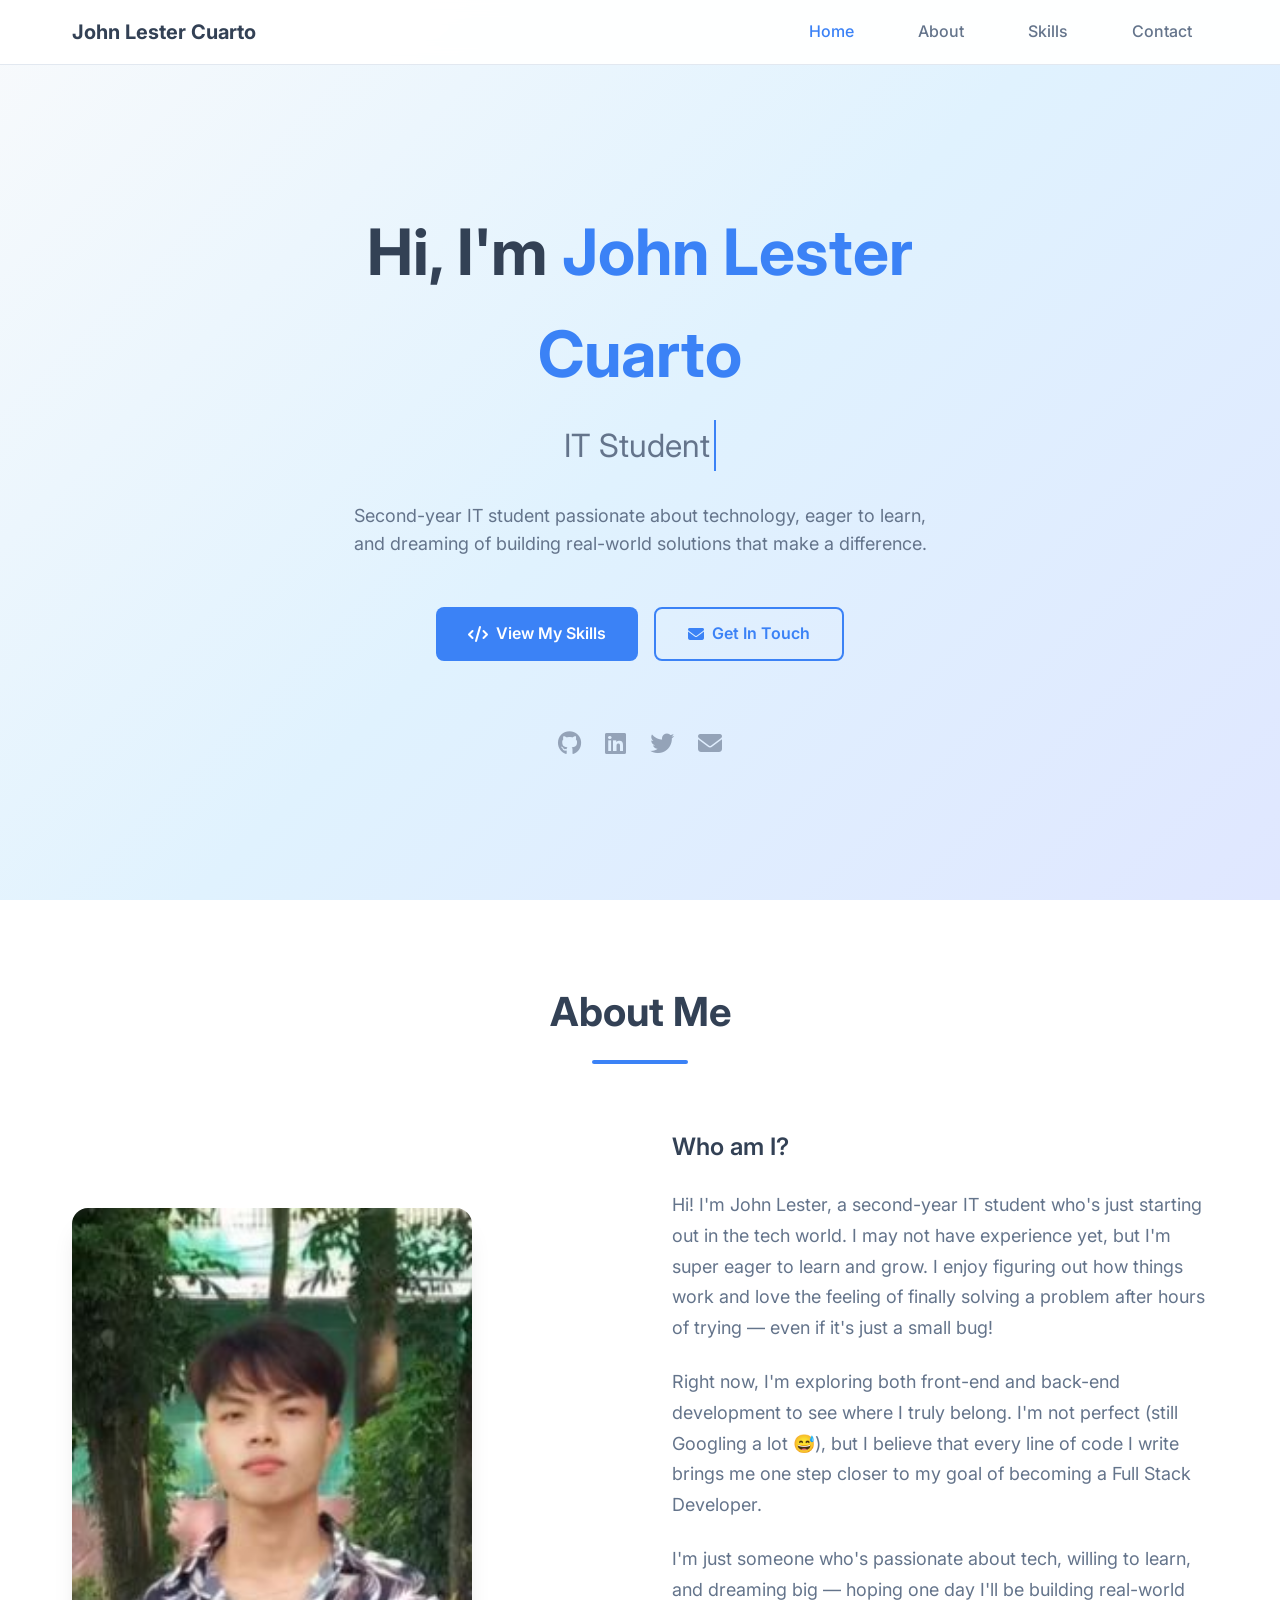
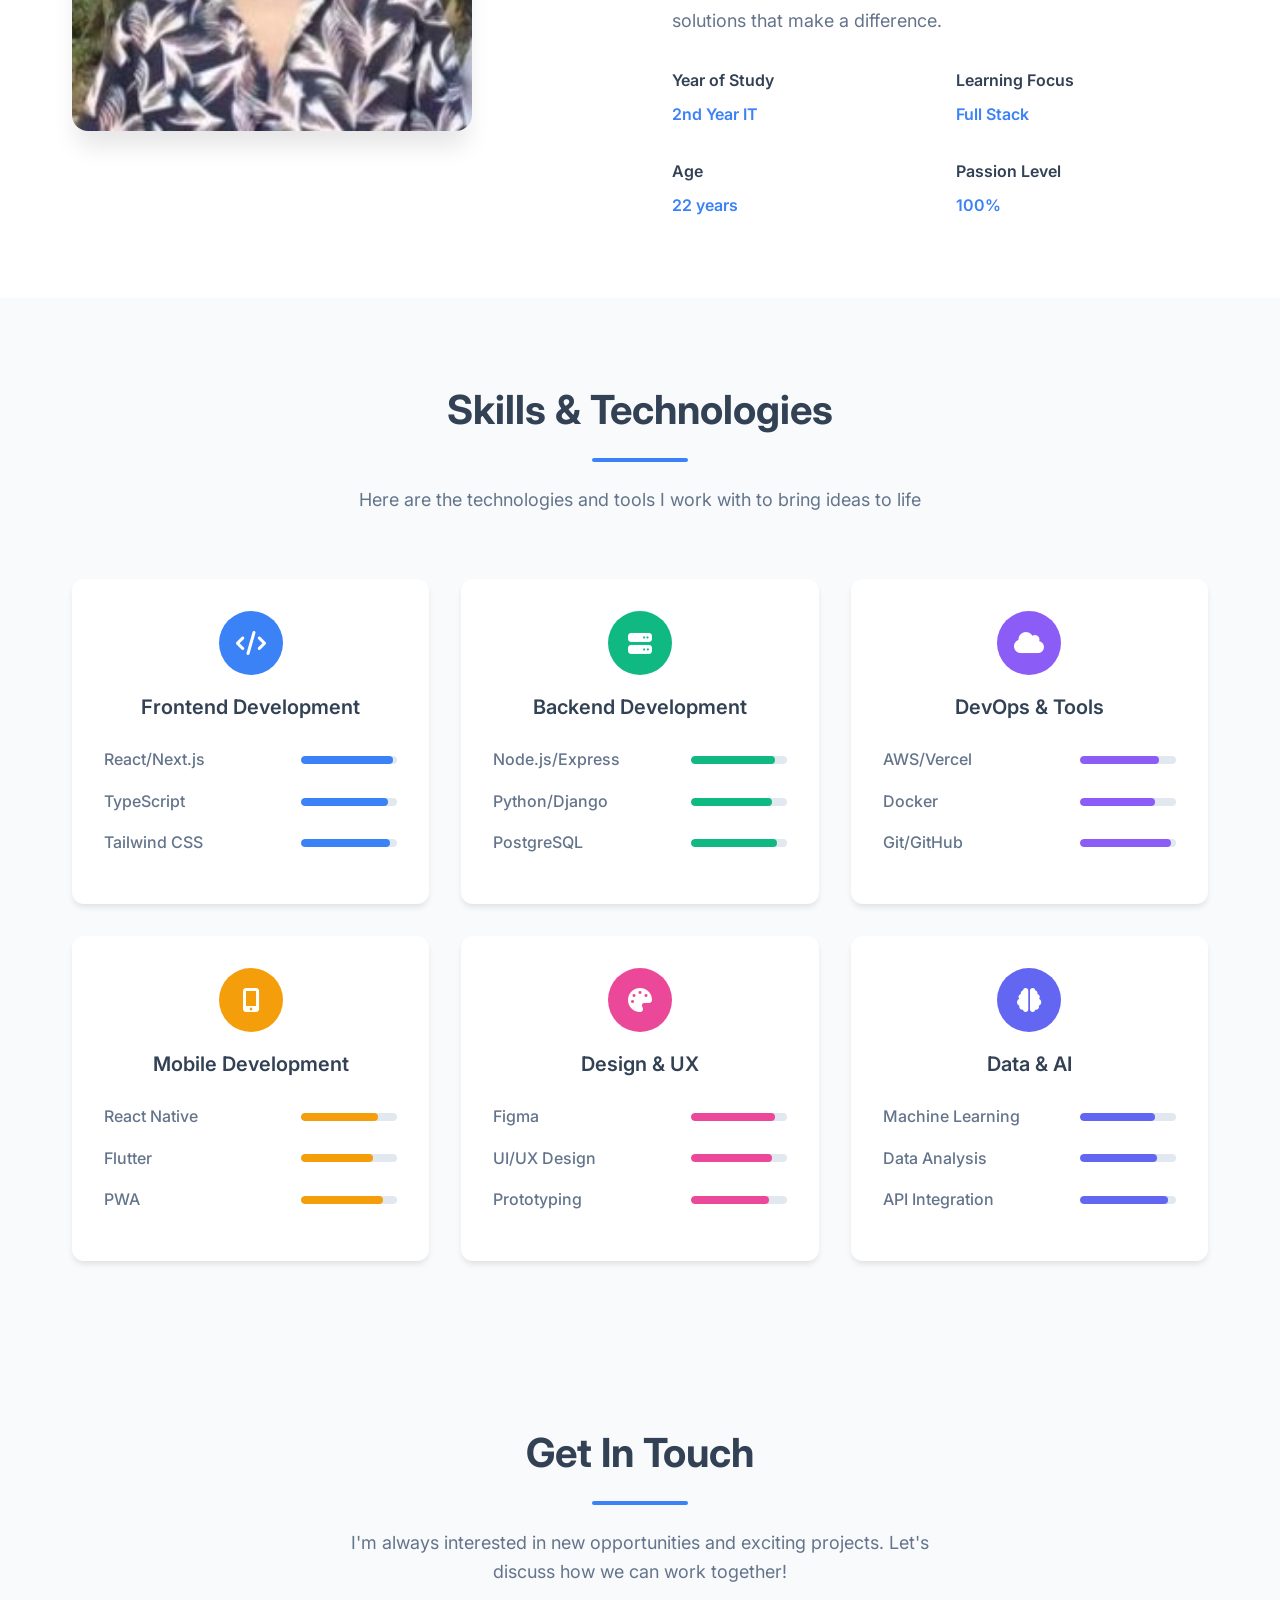
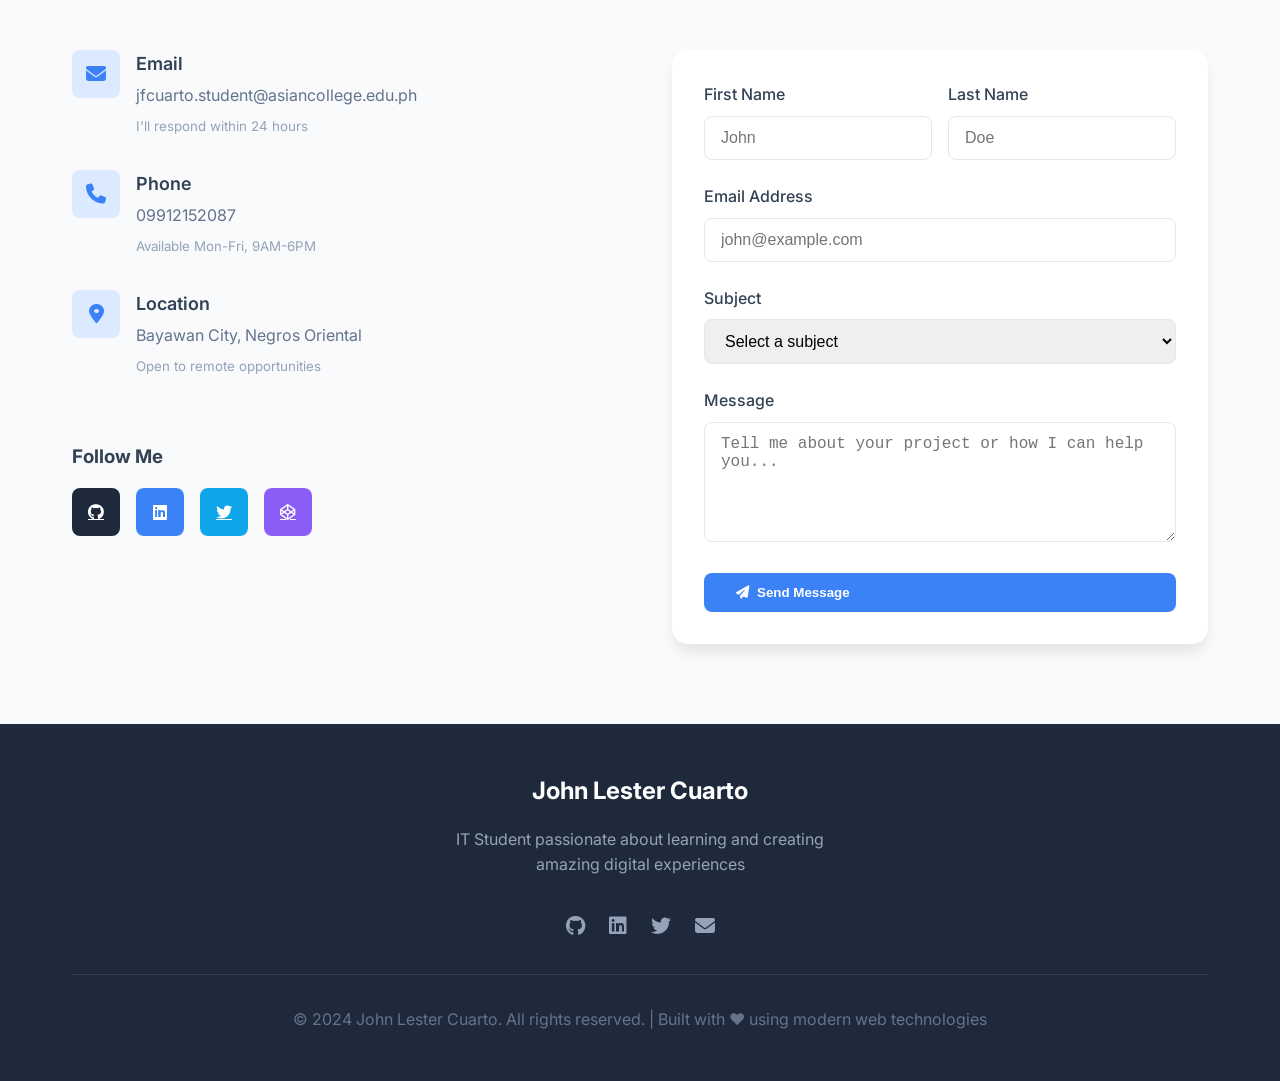
<file: index.html>
<!DOCTYPE html>
<html lang="en">
<head>
    <meta charset="UTF-8">
    <meta name="viewport" content="width=device-width, initial-scale=1.0">
    <title>John Lester Cuarto - IT Student Portfolio</title>
    <meta name="description" content="John Lester Cuarto - Second-year IT student passionate about technology, eager to learn, and dreaming of building real-world solutions. Explore my journey and projects.">
    <meta property="og:title" content="John Lester Cuarto - IT Student Portfolio">
    <meta property="og:description" content="Second-year IT student passionate about technology, eager to learn, and dreaming of building real-world solutions.">
    <meta property="og:type" content="website">
    <link rel="preconnect" href="https://fonts.googleapis.com">
    <link rel="preconnect" href="https://fonts.gstatic.com" crossorigin>
    <link href="https://fonts.googleapis.com/css2?family=Inter:wght@300;400;500;600;700;800;900&display=swap" rel="stylesheet">
    <link rel="stylesheet" href="https://cdnjs.cloudflare.com/ajax/libs/font-awesome/6.4.0/css/all.min.css">
    
    <style>
        * {
            margin: 0;
            padding: 0;
            box-sizing: border-box;
        }

        :root {
            --primary-color: #3b82f6;
            --primary-hover: #2563eb;
            --text-dark: #334155;
            --text-light: #64748b;
            --text-lighter: #94a3b8;
            --bg-light: #f8fafc;
            --bg-white: #ffffff;
            --border-color: #e2e8f0;
            --shadow: 0 4px 6px -1px rgba(0, 0, 0, 0.1);
            --shadow-lg: 0 10px 15px -3px rgba(0, 0, 0, 0.1);
            --shadow-xl: 0 20px 25px -5px rgba(0, 0, 0, 0.1);
        }

        body {
            font-family: 'Inter', -apple-system, BlinkMacSystemFont, 'Segoe UI', Roboto, sans-serif;
            line-height: 1.6;
            color: var(--text-dark);
            background-color: var(--bg-light);
            scroll-behavior: smooth;
        }

        /* Navigation */
        .navbar {
            position: fixed;
            top: 0;
            left: 0;
            right: 0;
            z-index: 1000;
            background: rgba(255, 255, 255, 0.95);
            backdrop-filter: blur(10px);
            border-bottom: 1px solid var(--border-color);
            transition: all 0.3s ease;
        }

        .navbar.scrolled {
            background: rgba(255, 255, 255, 0.98);
            box-shadow: var(--shadow);
        }

        .nav-container {
            max-width: 1200px;
            margin: 0 auto;
            padding: 0 2rem;
            display: flex;
            justify-content: space-between;
            align-items: center;
            height: 4rem;
        }

        .logo {
            font-size: 1.25rem;
            font-weight: 700;
            color: var(--text-dark);
        }

        .nav-menu {
            display: flex;
            list-style: none;
            gap: 2rem;
        }

        .nav-link {
            text-decoration: none;
            color: var(--text-light);
            font-weight: 500;
            transition: color 0.3s ease;
            padding: 0.5rem 1rem;
            border-radius: 0.5rem;
        }

        .nav-link:hover,
        .nav-link.active {
            color: var(--primary-color);
        }

        .mobile-menu-btn {
            display: none;
            background: none;
            border: none;
            font-size: 1.5rem;
            color: var(--text-light);
            cursor: pointer;
        }

        /* Hero Section */
        .hero {
            min-height: 100vh;
            display: flex;
            align-items: center;
            justify-content: center;
            background: linear-gradient(135deg, #f8fafc 0%, #e0f2fe 50%, #e0e7ff 100%);
            padding-top: 4rem;
        }

        .hero-content {
            text-align: center;
            max-width: 800px;
            padding: 0 2rem;
        }

        .hero h1 {
            font-size: clamp(2.5rem, 8vw, 4rem);
            font-weight: 700;
            margin-bottom: 1rem;
            color: var(--text-dark);
        }

        .hero-name {
            color: var(--primary-color);
        }

        .typing-container {
            height: 3rem;
            display: flex;
            align-items: center;
            justify-content: center;
            margin-bottom: 2rem;
        }

        .typing-text {
            font-size: clamp(1.25rem, 4vw, 2rem);
            color: var(--text-light);
            border-right: 2px solid var(--primary-color);
            padding-right: 0.25rem;
            animation: blink 0.75s step-end infinite;
        }

        @keyframes blink {
            from, to { border-color: transparent; }
            50% { border-color: var(--primary-color); }
        }

        .hero-description {
            font-size: 1.125rem;
            color: var(--text-light);
            margin-bottom: 3rem;
            max-width: 600px;
            margin-left: auto;
            margin-right: auto;
        }

        .hero-buttons {
            display: flex;
            gap: 1rem;
            justify-content: center;
            flex-wrap: wrap;
            margin-bottom: 4rem;
        }

        .btn {
            padding: 0.75rem 2rem;
            border-radius: 0.5rem;
            font-weight: 600;
            text-decoration: none;
            transition: all 0.3s ease;
            display: inline-flex;
            align-items: center;
            gap: 0.5rem;
            cursor: pointer;
            border: none;
        }

        .btn-primary {
            background-color: var(--primary-color);
            color: white;
        }

        .btn-primary:hover {
            background-color: var(--primary-hover);
            transform: translateY(-2px);
            box-shadow: var(--shadow-lg);
        }

        .btn-outline {
            background-color: transparent;
            color: var(--primary-color);
            border: 2px solid var(--primary-color);
        }

        .btn-outline:hover {
            background-color: var(--primary-color);
            color: white;
        }

        .social-links {
            display: flex;
            justify-content: center;
            gap: 1.5rem;
        }

        .social-link {
            color: var(--text-lighter);
            font-size: 1.5rem;
            transition: all 0.3s ease;
        }

        .social-link:hover {
            color: var(--primary-color);
            transform: scale(1.1);
        }

        /* Sections */
        .section {
            padding: 5rem 0;
        }

        .container {
            max-width: 1200px;
            margin: 0 auto;
            padding: 0 2rem;
        }

        .section-header {
            text-align: center;
            margin-bottom: 4rem;
        }

        .section-title {
            font-size: 2.5rem;
            font-weight: 700;
            color: var(--text-dark);
            margin-bottom: 1rem;
        }

        .section-divider {
            width: 6rem;
            height: 4px;
            background-color: var(--primary-color);
            margin: 0 auto 1.5rem;
            border-radius: 2px;
        }

        .section-description {
            font-size: 1.125rem;
            color: var(--text-light);
            max-width: 600px;
            margin: 0 auto;
        }

        /* About Section */
        .about-grid {
            display: grid;
            grid-template-columns: 1fr 1fr;
            gap: 4rem;
            align-items: center;
        }

        .about-image {
            width: 100%;
            max-width: 400px;
            border-radius: 1rem;
            box-shadow: var(--shadow-xl);
            transition: transform 0.3s ease;
        }

        .about-image:hover {
            transform: scale(1.05);
        }

        .about-content h3 {
            font-size: 1.5rem;
            font-weight: 600;
            color: var(--text-dark);
            margin-bottom: 1.5rem;
        }

        .about-text {
            font-size: 1.125rem;
            color: var(--text-light);
            margin-bottom: 1.5rem;
            line-height: 1.7;
        }

        .stats-grid {
            display: grid;
            grid-template-columns: repeat(2, 1fr);
            gap: 2rem;
            margin-top: 2rem;
        }

        .stat-item h4 {
            font-weight: 600;
            color: var(--text-dark);
            margin-bottom: 0.5rem;
        }

        .stat-value {
            color: var(--primary-color);
            font-weight: 600;
        }

        /* Skills Section */
        .skills-grid {
            display: grid;
            grid-template-columns: repeat(auto-fit, minmax(300px, 1fr));
            gap: 2rem;
        }

        .skill-card {
            background: white;
            padding: 2rem;
            border-radius: 0.75rem;
            box-shadow: var(--shadow);
            transition: all 0.3s ease;
            text-align: center;
        }

        .skill-card:hover {
            transform: translateY(-8px);
            box-shadow: var(--shadow-xl);
        }

        .skill-icon {
            width: 4rem;
            height: 4rem;
            margin: 0 auto 1rem;
            border-radius: 50%;
            display: flex;
            align-items: center;
            justify-content: center;
            font-size: 1.5rem;
            color: white;
        }

        .skill-card h3 {
            font-size: 1.25rem;
            font-weight: 600;
            color: var(--text-dark);
            margin-bottom: 1.5rem;
        }

        .skill-item {
            display: flex;
            justify-content: space-between;
            align-items: center;
            margin-bottom: 1rem;
        }

        .skill-name {
            color: var(--text-light);
            font-weight: 500;
        }

        .skill-bar {
            width: 6rem;
            height: 0.5rem;
            background-color: #e2e8f0;
            border-radius: 0.25rem;
            overflow: hidden;
        }

        .skill-progress {
            height: 100%;
            border-radius: 0.25rem;
            transition: width 0.3s ease;
        }



        /* Contact Section */
        .contact-grid {
            display: grid;
            grid-template-columns: 1fr 1fr;
            gap: 4rem;
        }

        .contact-info {
            display: flex;
            flex-direction: column;
            gap: 2rem;
        }

        .contact-item {
            display: flex;
            align-items: flex-start;
            gap: 1rem;
        }

        .contact-icon {
            width: 3rem;
            height: 3rem;
            background-color: #dbeafe;
            border-radius: 0.5rem;
            display: flex;
            align-items: center;
            justify-content: center;
            color: var(--primary-color);
            font-size: 1.25rem;
            flex-shrink: 0;
        }

        .contact-details h3 {
            font-size: 1.125rem;
            font-weight: 600;
            color: var(--text-dark);
            margin-bottom: 0.25rem;
        }

        .contact-details p {
            color: var(--text-light);
            margin-bottom: 0.25rem;
        }

        .contact-details small {
            color: var(--text-lighter);
        }

        .contact-form {
            background: white;
            padding: 2rem;
            border-radius: 1rem;
            box-shadow: var(--shadow-lg);
        }

        .form-group {
            margin-bottom: 1.5rem;
        }

        .form-row {
            display: grid;
            grid-template-columns: 1fr 1fr;
            gap: 1rem;
        }

        .form-label {
            display: block;
            color: var(--text-dark);
            font-weight: 500;
            margin-bottom: 0.5rem;
        }

        .form-input {
            width: 100%;
            padding: 0.75rem 1rem;
            border: 1px solid var(--border-color);
            border-radius: 0.5rem;
            font-size: 1rem;
            transition: all 0.3s ease;
        }

        .form-input:focus {
            outline: none;
            border-color: var(--primary-color);
            box-shadow: 0 0 0 3px rgba(59, 130, 246, 0.1);
        }

        .form-textarea {
            resize: vertical;
            min-height: 120px;
        }

        .form-submit {
            width: 100%;
        }

        .form-submit:disabled {
            background-color: #9ca3af;
            cursor: not-allowed;
            transform: none;
        }

        /* Footer */
        .footer {
            background-color: #1e293b;
            color: white;
            padding: 3rem 0;
            text-align: center;
        }

        .footer h3 {
            font-size: 1.5rem;
            font-weight: 700;
            margin-bottom: 1rem;
        }

        .footer-description {
            color: #94a3b8;
            margin-bottom: 2rem;
            max-width: 400px;
            margin-left: auto;
            margin-right: auto;
        }

        .footer-social {
            display: flex;
            justify-content: center;
            gap: 1.5rem;
            margin-bottom: 2rem;
        }

        .footer-social a {
            color: #94a3b8;
            font-size: 1.25rem;
            transition: color 0.3s ease;
        }

        .footer-social a:hover {
            color: white;
        }

        .footer-bottom {
            border-top: 1px solid #334155;
            padding-top: 2rem;
            color: #64748b;
        }

        /* Scroll to top button */
        .scroll-top {
            position: fixed;
            bottom: 2rem;
            right: 2rem;
            width: 3rem;
            height: 3rem;
            background-color: var(--primary-color);
            color: white;
            border: none;
            border-radius: 50%;
            cursor: pointer;
            font-size: 1.25rem;
            transition: all 0.3s ease;
            opacity: 0;
            visibility: hidden;
            z-index: 1000;
        }

        .scroll-top.show {
            opacity: 1;
            visibility: visible;
        }

        .scroll-top:hover {
            background-color: var(--primary-hover);
            transform: translateY(-2px);
            box-shadow: var(--shadow-lg);
        }

        /* Toast notification */
        .toast {
            position: fixed;
            top: 2rem;
            right: 2rem;
            background: white;
            padding: 1rem 1.5rem;
            border-radius: 0.5rem;
            box-shadow: var(--shadow-xl);
            border-left: 4px solid var(--primary-color);
            z-index: 1001;
            transform: translateX(100%);
            transition: transform 0.3s ease;
        }

        .toast.show {
            transform: translateX(0);
        }

        .toast.error {
            border-left-color: #ef4444;
        }

        .toast-title {
            font-weight: 600;
            color: var(--text-dark);
            margin-bottom: 0.25rem;
        }

        .toast-message {
            color: var(--text-light);
            font-size: 0.875rem;
        }

        /* Responsive Design */
        @media (max-width: 768px) {
            .nav-menu {
                display: none;
                position: absolute;
                top: 100%;
                left: 0;
                right: 0;
                background: white;
                flex-direction: column;
                padding: 1rem;
                box-shadow: var(--shadow);
                gap: 0;
            }

            .nav-menu.active {
                display: flex;
            }

            .mobile-menu-btn {
                display: block;
            }

            .about-grid {
                grid-template-columns: 1fr;
                gap: 2rem;
            }

            .about-image {
                order: -1;
                max-width: 300px;
                margin: 0 auto;
            }

            .stats-grid {
                grid-template-columns: 1fr;
                gap: 1rem;
            }

            .contact-grid {
                grid-template-columns: 1fr;
                gap: 2rem;
            }

            .form-row {
                grid-template-columns: 1fr;
            }

            .hero-buttons {
                flex-direction: column;
                align-items: center;
            }



            .skills-grid {
                grid-template-columns: 1fr;
            }
        }

        /* Animation utilities */
        .fade-in {
            opacity: 0;
            transform: translateY(20px);
            transition: all 0.6s ease;
        }

        .fade-in.visible {
            opacity: 1;
            transform: translateY(0);
        }

        .slide-up {
            opacity: 0;
            transform: translateY(40px);
            transition: all 0.8s ease;
        }

        .slide-up.visible {
            opacity: 1;
            transform: translateY(0);
        }
    </style>
</head>
<body>
    <!-- Navigation -->
    <nav class="navbar" id="navbar">
        <div class="nav-container">
            <div class="logo">John Lester Cuarto</div>
            <ul class="nav-menu" id="nav-menu">
                <li><a href="#home" class="nav-link active">Home</a></li>
                <li><a href="#about" class="nav-link">About</a></li>
                <li><a href="#skills" class="nav-link">Skills</a></li>

                <li><a href="#contact" class="nav-link">Contact</a></li>
            </ul>
            <button class="mobile-menu-btn" id="mobile-menu-btn">
                <i class="fas fa-bars"></i>
            </button>
        </div>
    </nav>

    <!-- Hero Section -->
    <section id="home" class="hero">
        <div class="hero-content fade-in">
            <h1>Hi, I'm <span class="hero-name">John Lester Cuarto</span></h1>
            <div class="typing-container">
                <span class="typing-text" id="typing-text"></span>
            </div>
            <p class="hero-description">
                Second-year IT student passionate about technology, eager to learn, and dreaming of building real-world solutions that make a difference.
            </p>
            <div class="hero-buttons">
                <a href="#skills" class="btn btn-primary">
                    <i class="fas fa-code"></i>
                    View My Skills
                </a>
                <a href="#contact" class="btn btn-outline">
                    <i class="fas fa-envelope"></i>
                    Get In Touch
                </a>
            </div>
            <div class="social-links slide-up">
                <a href="#" class="social-link"><i class="fab fa-github"></i></a>
                <a href="#" class="social-link"><i class="fab fa-linkedin"></i></a>
                <a href="#" class="social-link"><i class="fab fa-twitter"></i></a>
                <a href="#" class="social-link"><i class="fas fa-envelope"></i></a>
            </div>
        </div>
    </section>

    <!-- About Section -->
    <section id="about" class="section" style="background: white;">
        <div class="container">
            <div class="section-header fade-in">
                <h2 class="section-title">About Me</h2>
                <div class="section-divider"></div>
            </div>
            <div class="about-grid">
                <div class="fade-in">
                    <img src="john-profile.png" 
                         alt="John Lester Cuarto - Professional headshot" 
                         class="about-image">
                </div>
                <div class="about-content fade-in">
                    <h3>Who am I?</h3>
                    <p class="about-text">
                        Hi! I'm John Lester, a second-year IT student who's just starting out in the tech world. I may not have experience yet, but I'm super eager to learn and grow. I enjoy figuring out how things work and love the feeling of finally solving a problem after hours of trying — even if it's just a small bug!
                    </p>
                    <p class="about-text">
                        Right now, I'm exploring both front-end and back-end development to see where I truly belong. I'm not perfect (still Googling a lot 😅), but I believe that every line of code I write brings me one step closer to my goal of becoming a Full Stack Developer.
                    </p>
                    <p class="about-text">
                        I'm just someone who's passionate about tech, willing to learn, and dreaming big — hoping one day I'll be building real-world solutions that make a difference.
                    </p>
                    <div class="stats-grid">
                        <div class="stat-item">
                            <h4>Year of Study</h4>
                            <p class="stat-value">2nd Year IT</p>
                        </div>
                        <div class="stat-item">
                            <h4>Learning Focus</h4>
                            <p class="stat-value">Full Stack</p>
                        </div>
                        <div class="stat-item">
                            <h4>Age</h4>
                            <p class="stat-value">22 years</p>
                        </div>
                        <div class="stat-item">
                            <h4>Passion Level</h4>
                            <p class="stat-value">100%</p>
                        </div>
                    </div>
                </div>
            </div>
        </div>
    </section>

    <!-- Skills Section -->
    <section id="skills" class="section">
        <div class="container">
            <div class="section-header fade-in">
                <h2 class="section-title">Skills & Technologies</h2>
                <div class="section-divider"></div>
                <p class="section-description">
                    Here are the technologies and tools I work with to bring ideas to life
                </p>
            </div>
            <div class="skills-grid">
                <div class="skill-card fade-in">
                    <div class="skill-icon" style="background-color: #3b82f6;">
                        <i class="fas fa-code"></i>
                    </div>
                    <h3>Frontend Development</h3>
                    <div class="skill-item">
                        <span class="skill-name">React/Next.js</span>
                        <div class="skill-bar">
                            <div class="skill-progress" style="width: 95%; background-color: #3b82f6;"></div>
                        </div>
                    </div>
                    <div class="skill-item">
                        <span class="skill-name">TypeScript</span>
                        <div class="skill-bar">
                            <div class="skill-progress" style="width: 90%; background-color: #3b82f6;"></div>
                        </div>
                    </div>
                    <div class="skill-item">
                        <span class="skill-name">Tailwind CSS</span>
                        <div class="skill-bar">
                            <div class="skill-progress" style="width: 92%; background-color: #3b82f6;"></div>
                        </div>
                    </div>
                </div>

                <div class="skill-card fade-in">
                    <div class="skill-icon" style="background-color: #10b981;">
                        <i class="fas fa-server"></i>
                    </div>
                    <h3>Backend Development</h3>
                    <div class="skill-item">
                        <span class="skill-name">Node.js/Express</span>
                        <div class="skill-bar">
                            <div class="skill-progress" style="width: 88%; background-color: #10b981;"></div>
                        </div>
                    </div>
                    <div class="skill-item">
                        <span class="skill-name">Python/Django</span>
                        <div class="skill-bar">
                            <div class="skill-progress" style="width: 85%; background-color: #10b981;"></div>
                        </div>
                    </div>
                    <div class="skill-item">
                        <span class="skill-name">PostgreSQL</span>
                        <div class="skill-bar">
                            <div class="skill-progress" style="width: 90%; background-color: #10b981;"></div>
                        </div>
                    </div>
                </div>

                <div class="skill-card fade-in">
                    <div class="skill-icon" style="background-color: #8b5cf6;">
                        <i class="fas fa-cloud"></i>
                    </div>
                    <h3>DevOps & Tools</h3>
                    <div class="skill-item">
                        <span class="skill-name">AWS/Vercel</span>
                        <div class="skill-bar">
                            <div class="skill-progress" style="width: 82%; background-color: #8b5cf6;"></div>
                        </div>
                    </div>
                    <div class="skill-item">
                        <span class="skill-name">Docker</span>
                        <div class="skill-bar">
                            <div class="skill-progress" style="width: 78%; background-color: #8b5cf6;"></div>
                        </div>
                    </div>
                    <div class="skill-item">
                        <span class="skill-name">Git/GitHub</span>
                        <div class="skill-bar">
                            <div class="skill-progress" style="width: 95%; background-color: #8b5cf6;"></div>
                        </div>
                    </div>
                </div>

                <div class="skill-card fade-in">
                    <div class="skill-icon" style="background-color: #f59e0b;">
                        <i class="fas fa-mobile-alt"></i>
                    </div>
                    <h3>Mobile Development</h3>
                    <div class="skill-item">
                        <span class="skill-name">React Native</span>
                        <div class="skill-bar">
                            <div class="skill-progress" style="width: 80%; background-color: #f59e0b;"></div>
                        </div>
                    </div>
                    <div class="skill-item">
                        <span class="skill-name">Flutter</span>
                        <div class="skill-bar">
                            <div class="skill-progress" style="width: 75%; background-color: #f59e0b;"></div>
                        </div>
                    </div>
                    <div class="skill-item">
                        <span class="skill-name">PWA</span>
                        <div class="skill-bar">
                            <div class="skill-progress" style="width: 85%; background-color: #f59e0b;"></div>
                        </div>
                    </div>
                </div>

                <div class="skill-card fade-in">
                    <div class="skill-icon" style="background-color: #ec4899;">
                        <i class="fas fa-palette"></i>
                    </div>
                    <h3>Design & UX</h3>
                    <div class="skill-item">
                        <span class="skill-name">Figma</span>
                        <div class="skill-bar">
                            <div class="skill-progress" style="width: 88%; background-color: #ec4899;"></div>
                        </div>
                    </div>
                    <div class="skill-item">
                        <span class="skill-name">UI/UX Design</span>
                        <div class="skill-bar">
                            <div class="skill-progress" style="width: 85%; background-color: #ec4899;"></div>
                        </div>
                    </div>
                    <div class="skill-item">
                        <span class="skill-name">Prototyping</span>
                        <div class="skill-bar">
                            <div class="skill-progress" style="width: 82%; background-color: #ec4899;"></div>
                        </div>
                    </div>
                </div>

                <div class="skill-card fade-in">
                    <div class="skill-icon" style="background-color: #6366f1;">
                        <i class="fas fa-brain"></i>
                    </div>
                    <h3>Data & AI</h3>
                    <div class="skill-item">
                        <span class="skill-name">Machine Learning</span>
                        <div class="skill-bar">
                            <div class="skill-progress" style="width: 78%; background-color: #6366f1;"></div>
                        </div>
                    </div>
                    <div class="skill-item">
                        <span class="skill-name">Data Analysis</span>
                        <div class="skill-bar">
                            <div class="skill-progress" style="width: 80%; background-color: #6366f1;"></div>
                        </div>
                    </div>
                    <div class="skill-item">
                        <span class="skill-name">API Integration</span>
                        <div class="skill-bar">
                            <div class="skill-progress" style="width: 92%; background-color: #6366f1;"></div>
                        </div>
                    </div>
                </div>
            </div>
        </div>
    </section>



    <!-- Contact Section -->
    <section id="contact" class="section">
        <div class="container">
            <div class="section-header fade-in">
                <h2 class="section-title">Get In Touch</h2>
                <div class="section-divider"></div>
                <p class="section-description">
                    I'm always interested in new opportunities and exciting projects. Let's discuss how we can work together!
                </p>
            </div>
            <div class="contact-grid">
                <div class="contact-info fade-in">
                    <div class="contact-item">
                        <div class="contact-icon">
                            <i class="fas fa-envelope"></i>
                        </div>
                        <div class="contact-details">
                            <h3>Email</h3>
                            <p>jfcuarto.student@asiancollege.edu.ph</p>
                            <small>I'll respond within 24 hours</small>
                        </div>
                    </div>
                    
                    <div class="contact-item">
                        <div class="contact-icon">
                            <i class="fas fa-phone"></i>
                        </div>
                        <div class="contact-details">
                            <h3>Phone</h3>
                            <p>09912152087</p>
                            <small>Available Mon-Fri, 9AM-6PM</small>
                        </div>
                    </div>
                    
                    <div class="contact-item">
                        <div class="contact-icon">
                            <i class="fas fa-map-marker-alt"></i>
                        </div>
                        <div class="contact-details">
                            <h3>Location</h3>
                            <p>Bayawan City, Negros Oriental</p>
                            <small>Open to remote opportunities</small>
                        </div>
                    </div>
                    
                    <div style="padding-top: 2rem;">
                        <h3 style="margin-bottom: 1rem;">Follow Me</h3>
                        <div style="display: flex; gap: 1rem;">
                            <a href="#" style="width: 3rem; height: 3rem; background-color: #1e293b; color: white; border-radius: 0.5rem; display: flex; align-items: center; justify-content: center; transition: all 0.3s ease;">
                                <i class="fab fa-github"></i>
                            </a>
                            <a href="#" style="width: 3rem; height: 3rem; background-color: #3b82f6; color: white; border-radius: 0.5rem; display: flex; align-items: center; justify-content: center; transition: all 0.3s ease;">
                                <i class="fab fa-linkedin"></i>
                            </a>
                            <a href="#" style="width: 3rem; height: 3rem; background-color: #0ea5e9; color: white; border-radius: 0.5rem; display: flex; align-items: center; justify-content: center; transition: all 0.3s ease;">
                                <i class="fab fa-twitter"></i>
                            </a>
                            <a href="#" style="width: 3rem; height: 3rem; background-color: #8b5cf6; color: white; border-radius: 0.5rem; display: flex; align-items: center; justify-content: center; transition: all 0.3s ease;">
                                <i class="fab fa-codepen"></i>
                            </a>
                        </div>
                    </div>
                </div>
                
                <div class="contact-form fade-in">
                    <form id="contact-form">
                        <div class="form-row">
                            <div class="form-group">
                                <label class="form-label" for="firstName">First Name</label>
                                <input type="text" id="firstName" name="firstName" class="form-input" placeholder="John" required>
                            </div>
                            <div class="form-group">
                                <label class="form-label" for="lastName">Last Name</label>
                                <input type="text" id="lastName" name="lastName" class="form-input" placeholder="Doe" required>
                            </div>
                        </div>
                        
                        <div class="form-group">
                            <label class="form-label" for="email">Email Address</label>
                            <input type="email" id="email" name="email" class="form-input" placeholder="john@example.com" required>
                        </div>
                        
                        <div class="form-group">
                            <label class="form-label" for="subject">Subject</label>
                            <select id="subject" name="subject" class="form-input" required>
                                <option value="">Select a subject</option>
                                <option value="project">New Project</option>
                                <option value="collaboration">Collaboration</option>
                                <option value="consulting">Consulting</option>
                                <option value="other">Other</option>
                            </select>
                        </div>
                        
                        <div class="form-group">
                            <label class="form-label" for="message">Message</label>
                            <textarea id="message" name="message" class="form-input form-textarea" placeholder="Tell me about your project or how I can help you..." required></textarea>
                        </div>
                        
                        <button type="submit" class="btn btn-primary form-submit" id="submit-btn">
                            <i class="fas fa-paper-plane"></i>
                            Send Message
                        </button>
                    </form>
                </div>
            </div>
        </div>
    </section>

    <!-- Footer -->
    <footer class="footer">
        <div class="container">
            <h3>John Lester Cuarto</h3>
            <p class="footer-description">
                IT Student passionate about learning and creating amazing digital experiences
            </p>
            <div class="footer-social">
                <a href="#"><i class="fab fa-github"></i></a>
                <a href="#"><i class="fab fa-linkedin"></i></a>
                <a href="#"><i class="fab fa-twitter"></i></a>
                <a href="#"><i class="fas fa-envelope"></i></a>
            </div>
            <div class="footer-bottom">
                <p>© 2024 John Lester Cuarto. All rights reserved. | Built with ❤️ using modern web technologies</p>
            </div>
        </div>
    </footer>

    <!-- Scroll to Top Button -->
    <button class="scroll-top" id="scroll-top">
        <i class="fas fa-chevron-up"></i>
    </button>

    <script>
        // Typing Animation
        const typingText = document.getElementById('typing-text');
        const phrases = ['IT Student', 'Aspiring Developer', 'Tech Enthusiast', 'Problem Solver'];
        let currentPhraseIndex = 0;
        let currentCharIndex = 0;
        let isDeleting = false;
        let typingSpeed = 100;
        let deletingSpeed = 50;
        let pauseTime = 2000;

        function typeText() {
            const currentPhrase = phrases[currentPhraseIndex];
            
            if (!isDeleting) {
                if (currentCharIndex < currentPhrase.length) {
                    typingText.textContent = currentPhrase.substring(0, currentCharIndex + 1);
                    currentCharIndex++;
                    setTimeout(typeText, typingSpeed);
                } else {
                    setTimeout(() => {
                        isDeleting = true;
                        typeText();
                    }, pauseTime);
                }
            } else {
                if (currentCharIndex > 0) {
                    typingText.textContent = currentPhrase.substring(0, currentCharIndex - 1);
                    currentCharIndex--;
                    setTimeout(typeText, deletingSpeed);
                } else {
                    isDeleting = false;
                    currentPhraseIndex = (currentPhraseIndex + 1) % phrases.length;
                    setTimeout(typeText, 500);
                }
            }
        }

        // Start typing animation
        typeText();

        // Navigation
        const navbar = document.getElementById('navbar');
        const navLinks = document.querySelectorAll('.nav-link');
        const mobileMenuBtn = document.getElementById('mobile-menu-btn');
        const navMenu = document.getElementById('nav-menu');

        // Scroll effect for navbar
        window.addEventListener('scroll', () => {
            if (window.scrollY > 50) {
                navbar.classList.add('scrolled');
            } else {
                navbar.classList.remove('scrolled');
            }
        });

        // Mobile menu toggle
        mobileMenuBtn.addEventListener('click', () => {
            navMenu.classList.toggle('active');
        });

        // Smooth scroll and active link
        navLinks.forEach(link => {
            link.addEventListener('click', (e) => {
                e.preventDefault();
                const targetId = link.getAttribute('href').substring(1);
                const targetSection = document.getElementById(targetId);
                
                if (targetSection) {
                    const offsetTop = targetSection.offsetTop - 80;
                    window.scrollTo({
                        top: offsetTop,
                        behavior: 'smooth'
                    });
                }
                
                // Close mobile menu
                navMenu.classList.remove('active');
            });
        });

        // Update active navigation link on scroll
        window.addEventListener('scroll', () => {
            const sections = ['home', 'about', 'skills', 'contact'];
            let current = 'home';

            sections.forEach(sectionId => {
                const section = document.getElementById(sectionId);
                if (section) {
                    const sectionTop = section.offsetTop - 100;
                    const sectionBottom = sectionTop + section.offsetHeight;
                    
                    if (window.scrollY >= sectionTop && window.scrollY < sectionBottom) {
                        current = sectionId;
                    }
                }
            });

            navLinks.forEach(link => {
                link.classList.remove('active');
                if (link.getAttribute('href').substring(1) === current) {
                    link.classList.add('active');
                }
            });
        });

        // Scroll to top button
        const scrollTopBtn = document.getElementById('scroll-top');

        window.addEventListener('scroll', () => {
            if (window.scrollY > 300) {
                scrollTopBtn.classList.add('show');
            } else {
                scrollTopBtn.classList.remove('show');
            }
        });

        scrollTopBtn.addEventListener('click', () => {
            window.scrollTo({
                top: 0,
                behavior: 'smooth'
            });
        });

        // Fade in animation on scroll
        const observerOptions = {
            threshold: 0.1,
            rootMargin: '0px 0px -50px 0px'
        };

        const observer = new IntersectionObserver((entries) => {
            entries.forEach(entry => {
                if (entry.isIntersecting) {
                    entry.target.classList.add('visible');
                }
            });
        }, observerOptions);

        // Observe all fade-in and slide-up elements
        document.querySelectorAll('.fade-in, .slide-up').forEach(el => {
            observer.observe(el);
        });

        // Contact form
        const contactForm = document.getElementById('contact-form');
        const submitBtn = document.getElementById('submit-btn');

        function showToast(title, message, type = 'success') {
            const toast = document.createElement('div');
            toast.className = `toast ${type === 'error' ? 'error' : ''}`;
            toast.innerHTML = `
                <div class="toast-title">${title}</div>
                <div class="toast-message">${message}</div>
            `;
            
            document.body.appendChild(toast);
            
            setTimeout(() => {
                toast.classList.add('show');
            }, 100);
            
            setTimeout(() => {
                toast.classList.remove('show');
                setTimeout(() => {
                    document.body.removeChild(toast);
                }, 300);
            }, 4000);
        }

        contactForm.addEventListener('submit', async (e) => {
            e.preventDefault();
            
            submitBtn.disabled = true;
            submitBtn.innerHTML = '<i class="fas fa-spinner fa-spin"></i> Sending...';
            
            // Simulate form submission
            await new Promise(resolve => setTimeout(resolve, 1000));
            
            showToast(
                'Message sent successfully!',
                'Thank you for reaching out. I\'ll get back to you soon.'
            );
            
            contactForm.reset();
            submitBtn.disabled = false;
            submitBtn.innerHTML = '<i class="fas fa-paper-plane"></i> Send Message';
        });

        // Hero buttons smooth scroll
        document.querySelectorAll('a[href^="#"]').forEach(link => {
            link.addEventListener('click', (e) => {
                e.preventDefault();
                const targetId = link.getAttribute('href').substring(1);
                const targetSection = document.getElementById(targetId);
                
                if (targetSection) {
                    const offsetTop = targetSection.offsetTop - 80;
                    window.scrollTo({
                        top: offsetTop,
                        behavior: 'smooth'
                    });
                }
            });
        });
    </script>
</body>
</html>
</file>
